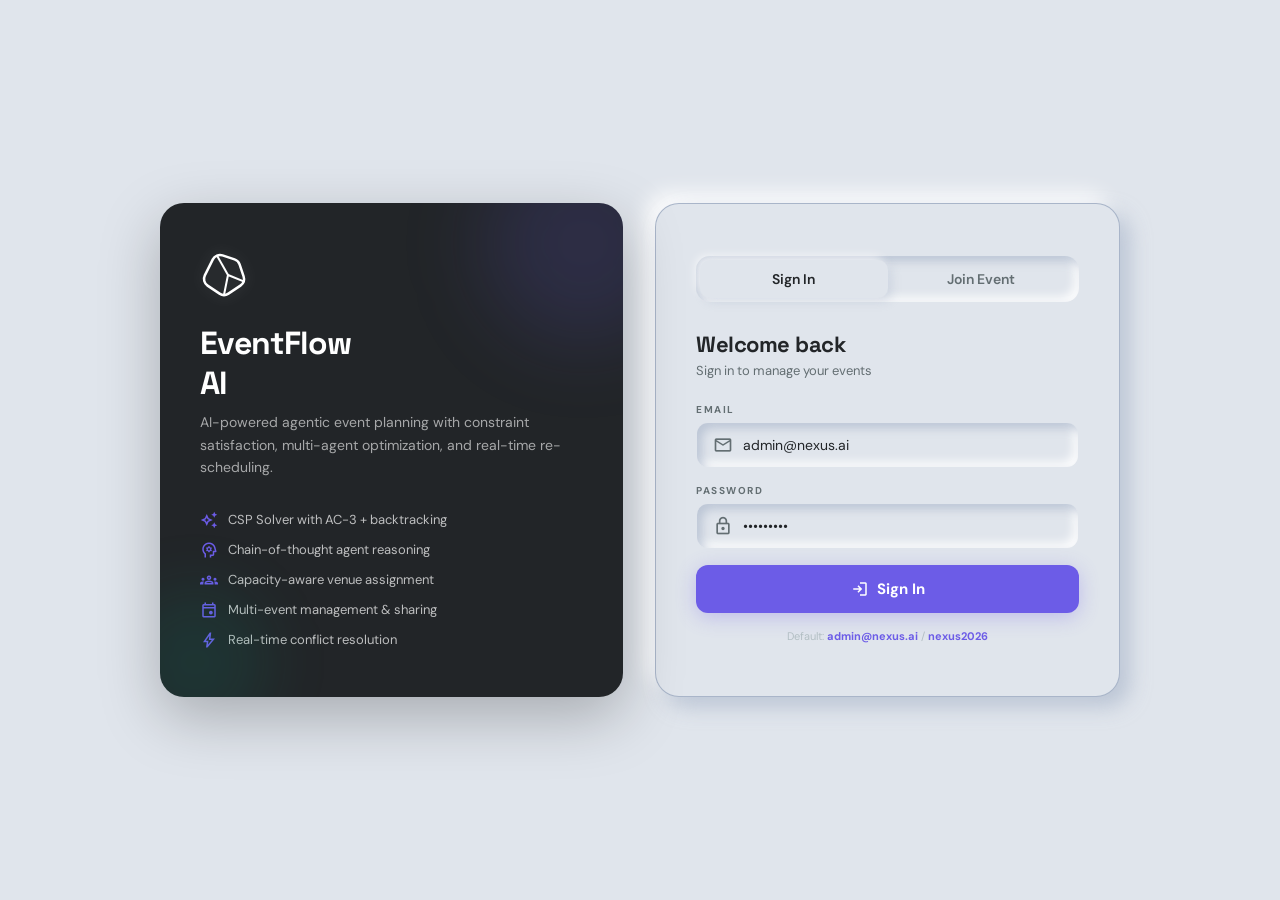
<file: index.html>
<!DOCTYPE html>
<html lang="en">
<head>
    <meta charset="UTF-8">
    <meta name="viewport" content="width=device-width, initial-scale=1.0">
    <title>EventFlow AI — AI-Powered Event Planning</title>
    <meta name="description" content="Agentic AI system for dynamic event scheduling with constraint satisfaction, multi-agent optimization, and real-time re-planning.">
    <link rel="preconnect" href="https://fonts.googleapis.com">
    <link rel="preconnect" href="https://fonts.gstatic.com" crossorigin>
    <link href="https://fonts.googleapis.com/css2?family=DM+Sans:wght@400;500;600;700&family=Space+Grotesk:wght@500;600;700&display=swap" rel="stylesheet">
    <link href="https://fonts.googleapis.com/css2?family=Material+Symbols+Outlined:wght,FILL@100..700,0..1&display=swap" rel="stylesheet">
    <link rel="stylesheet" href="css/styles.css">
</head>
<body>

<div class="app-container">
    <!-- ===== LEFT NAV PANEL ===== -->
    <div class="left-panel">
        <div class="nav-pill top">
            <div class="nav-dark-pill top">
                <svg class="app-logo" viewBox="0 0 24 24" fill="none" xmlns="http://www.w3.org/2000/svg">
                    <path d="M11.264 2.205A4 4 0 0 0 6.42 4.211l-4 8a4 4 0 0 0 1.359 5.117l6 4a4 4 0 0 0 4.438 0l6-4a4 4 0 0 0 1.576-4.592l-2-6a4 4 0 0 0-2.53-2.53z" stroke="currentColor" stroke-width="1.25" stroke-linecap="round" stroke-linejoin="round"/>
                    <path d="M11.99 22 14 12l7.822 3.184" stroke="currentColor" stroke-width="1"/>
                    <path d="M14 12 8.47 2.302" stroke="currentColor" stroke-width="1"/>
                </svg>
                <div class="pill-separator"></div>
                <div class="nav-items-container">
                    <button class="nav-icon-btn active" data-view="dashboard" title="Dashboard">
                        <span class="material-symbols-outlined">space_dashboard</span>
                    </button>
                    <button class="nav-icon-btn" data-view="speakers" title="Speakers">
                        <span class="material-symbols-outlined">record_voice_over</span>
                    </button>
                    <button class="nav-icon-btn" data-view="venues" title="Venues">
                        <span class="material-symbols-outlined">meeting_room</span>
                    </button>
                    <button class="nav-icon-btn" data-view="timeslots" title="Time Slots">
                        <span class="material-symbols-outlined">calendar_month</span>
                    </button>
                    <button class="nav-icon-btn" data-view="attendees" title="Attendees">
                        <span class="material-symbols-outlined">groups</span>
                    </button>
                    <button class="nav-icon-btn" data-view="budget" title="Budget">
                        <span class="material-symbols-outlined">account_balance_wallet</span>
                    </button>
                    <button class="nav-icon-btn" data-view="log" title="Agent Log">
                        <span class="material-symbols-outlined">clinical_notes</span>
                    </button>
                </div>
            </div>
            <div style="flex:1"></div>
            <div class="vertical-brand-text">EventFlow AI</div>
        </div>
        <div class="nav-pill bottom">
            <button class="nav-icon-btn dark-mode-btn" onclick="App.toggleDarkMode()" title="Toggle Dark Mode">
                <span class="material-symbols-outlined" style="color:#222528;font-size:26px">dark_mode</span>
            </button>
            <div class="nav-dark-pill bottom-pill">
                <button class="nav-icon-btn" onclick="App.toggleChat()" id="chatToggleNav" title="AI Chat">
                    <span class="material-symbols-outlined">forum</span>
                </button>
            </div>
        </div>
    </div>

    <!-- ===== MAIN WINDOW ===== -->
    <div class="main-window">
        <!-- SIDEBAR -->
        <aside class="sidebar" id="appSidebar">
            <div class="window-controls">
                <div class="control-dot dot-close"></div>
                <div class="control-dot dot-min"></div>
                <div class="control-dot dot-max"></div>
            </div>
            <div class="profile-wrapper">
                <div class="sidebar-profile-drop"></div>
                <div class="profile-info">
                    <div class="profile-name neue">EventFlow AI</div>
                    <div class="profile-email">agent@eventflow.ai</div>
                </div>
            </div>

            <!-- CoT Reasoning Panel -->
            <div class="sidebar-section cot-section">
                <div class="sidebar-section-title">
                    <span class="material-symbols-outlined" style="font-size:16px">psychology</span>
                    <span>Scheduler Reasoning</span>
                </div>
                <div id="cotPanel" class="cot-scroll">
                    <p class="cot-empty">Create or manage an event to see AI reasoning.</p>
                </div>
            </div>

            <!-- Tools Section -->
            <div class="sidebar-section tools-section" id="toolsSection">
                <div class="sidebar-section-title">
                    <span class="material-symbols-outlined" style="font-size:16px">build</span>
                    <span>Tools & Simulation</span>
                </div>
                <div class="tools-grid">
                    <button class="sim-btn undo-btn" onclick="App.undo()" id="undoBtn" disabled>
                        <span class="material-symbols-outlined" style="font-size:16px">undo</span> Undo
                    </button>
                    <button class="sim-btn export-btn" onclick="App.exportJSON()">
                        <span class="material-symbols-outlined" style="font-size:16px">download</span> Export
                    </button>
                    <button class="sim-btn import-btn" onclick="App.importJSON()">
                        <span class="material-symbols-outlined" style="font-size:16px">upload</span> Import
                    </button>
                    <button class="sim-btn back-btn" onclick="App.backToEvents()" id="backBtn" style="display:none">
                        <span class="material-symbols-outlined" style="font-size:16px">arrow_back</span> Back to Events
                    </button>
                    <div class="history-count" id="historyCount">No history</div>
                    <button class="sim-btn" style="background:rgba(214,48,49,.1);color:var(--red);justify-content:center;margin-top:4px" onclick="App.logout()">
                        <span class="material-symbols-outlined" style="font-size:16px">logout</span> Sign Out
                    </button>
                </div>
            </div>
        </aside>

        <!-- CONTENT AREA -->
        <main class="content" id="mainContent">
            <!-- TIMELINE VIEW (default) -->
            <div id="timeline-view">
                <div class="events-header">
                    <div class="events-title neue">Events</div>
                    <div class="view-toggle">
                        <button id="btn-upcoming" class="toggle-btn active glow" onclick="App.switchTimelineTab('upcoming')">Upcoming</button>
                        <button id="btn-past" class="toggle-btn" onclick="App.switchTimelineTab('past')">Past</button>
                    </div>
                </div>
                <div id="view-upcoming" class="timeline-scroll">
                    <div id="upcoming-timeline" class="timeline-container"></div>
                    <div class="create-btn-wrapper">
                        <button class="create-btn" onclick="App.openWizard()">
                            <span class="material-symbols-outlined" style="font-size:20px">add</span>
                            Create Event
                        </button>
                    </div>
                </div>
                <div id="view-past" class="timeline-scroll" style="display:none">
                    <div id="past-timeline" class="timeline-container"></div>
                    <div id="past-empty" class="empty-state" style="display:none">No past events.</div>
                </div>
            </div>

            <!-- DASHBOARD VIEW (when managing an event) -->
            <div id="dashboard-view" style="display:none">
                <div class="dash-header">
                    <h1 id="viewTitle" class="neue">Dashboard <span class="badge">LIVE</span></h1>
                    <button class="back-to-events-btn" onclick="App.backToEvents()">
                        <span class="material-symbols-outlined" style="font-size:16px">arrow_back</span> Events
                    </button>
                </div>
                <div class="dash-body" id="contentBody"></div>
            </div>

            <!-- Progress Overlay -->
            <div class="progress-overlay" id="progressOverlay">
                <div class="spinner"></div>
                <div class="progress-text">Re-optimizing schedule...</div>
            </div>
        </main>
    </div>
</div>

<!-- ===== EVENT CREATION MODAL (7-step wizard) ===== -->
<div id="event-modal" class="wizard-overlay">
    <div class="wizard-card">
        <!-- Wizard Header -->
        <div class="wiz-header">
            <div class="wiz-header-left">
                <h2 id="modal-title" class="neue">Create Event</h2>
            </div>
            <div class="modal-toggle">
                <button id="mod-pub" class="modal-toggle-btn active" onclick="App.wiz.setVisibility('Public')">Public</button>
                <button id="mod-priv" class="modal-toggle-btn" onclick="App.wiz.setVisibility('Private')">Private</button>
            </div>
        </div>

        <!-- Wizard Body -->
        <div class="wiz-body" id="wiz-scroll-area">
            <input type="hidden" id="wiz-ev-id">

            <!-- Event Name + Type -->
            <section class="wiz-name-section">
                <input id="wiz-event-name" class="wiz-name-input neue" placeholder="Event Name" type="text"/>
                <div class="wiz-type-row">
                    <select id="wiz-event-type" class="wiz-type-select">
                        <option value="conference">Conference / Summit</option>
                        <option value="hackathon">Hackathon</option>
                        <option value="festival">Festival</option>
                        <option value="workshop">Workshop</option>
                        <option value="corporate">Corporate Event</option>
                        <option value="custom">Custom Event</option>
                    </select>
                </div>
            </section>

            <!-- Progress Bar -->
            <div class="wiz-progress-bar-wrap">
                <div class="wiz-progress-track">
                    <div id="wiz-progress-bar" class="wiz-progress-fill" style="width:14.28%"></div>
                </div>
            </div>

            <!-- Breadcrumb Nav -->
            <nav class="wiz-breadcrumb" id="wiz-breadcrumb-nav"></nav>

            <!-- STEP 1: Event Basics -->
            <div class="step-panel active" id="step-1">
                <div class="step-heading">
                    <h2 class="neue">Event Basics</h2>
                    <p>Start with the when, where, and budget.</p>
                </div>
                <div class="wiz-date-grid">
                    <div class="wiz-field-group">
                        <label class="wiz-label">Start Date</label>
                        <div class="wiz-field-row"><span class="material-symbols-outlined wiz-field-icon">event</span>
                        <input type="date" id="wiz-start-date" class="wiz-field-input"/></div>
                    </div>
                    <div class="wiz-field-group">
                        <label class="wiz-label">Start Time</label>
                        <div class="wiz-field-row"><span class="material-symbols-outlined wiz-field-icon">schedule</span>
                        <input type="time" id="wiz-start-time" value="09:00" class="wiz-field-input"/></div>
                    </div>
                    <div class="wiz-field-group">
                        <label class="wiz-label">End Date</label>
                        <div class="wiz-field-row"><span class="material-symbols-outlined wiz-field-icon">event</span>
                        <input type="date" id="wiz-end-date" class="wiz-field-input"/></div>
                    </div>
                    <div class="wiz-field-group">
                        <label class="wiz-label">End Time</label>
                        <div class="wiz-field-row"><span class="material-symbols-outlined wiz-field-icon">schedule</span>
                        <input type="time" id="wiz-end-time" value="17:00" class="wiz-field-input"/></div>
                    </div>
                </div>
                <div class="wiz-box">
                    <span class="material-symbols-outlined wiz-field-icon">location_on</span>
                    <div class="wiz-box-content">
                        <label class="wiz-label">Location</label>
                        <input id="wiz-event-loc" class="wiz-field-input" placeholder="Add event location or virtual link" type="text"/>
                    </div>
                </div>
                <div class="wiz-box">
                    <span class="material-symbols-outlined wiz-field-icon">description</span>
                    <div class="wiz-box-content">
                        <label class="wiz-label">Description</label>
                        <textarea id="wiz-event-desc" class="wiz-field-input" placeholder="What's this event about?" rows="2"></textarea>
                    </div>
                </div>
                <div class="wiz-list-row">
                    <div class="wiz-list-left"><span class="material-symbols-outlined">payments</span><span class="neue">Budget</span></div>
                    <div class="wiz-list-right">
                        <span class="wiz-currency">₹</span>
                        <input type="number" id="wiz-total-budget" placeholder="0" class="wiz-budget-input"/>
                    </div>
                </div>
            </div>

            <!-- STEP 2: Time Slots -->
            <div class="step-panel" id="step-2">
                <div class="step-heading">
                    <h2 class="neue">Time Slots</h2>
                    <p>Define scheduling slots for sessions. The AI solver assigns speakers to these.</p>
                </div>
                <div id="wiz-timeslots-list" class="wiz-entity-list"></div>
                <div class="wiz-add-box">
                    <div class="wiz-add-box-row"><span class="material-symbols-outlined wiz-icon-gold">calendar_month</span>
                        <input type="date" id="wiz-ts-date" class="wiz-field-input" style="flex:1"/></div>
                    <div class="wiz-add-grid-2">
                        <div><label class="wiz-label">Start Time</label>
                            <input type="time" id="wiz-ts-start" value="09:00" class="wiz-field-input"/></div>
                        <div><label class="wiz-label">End Time</label>
                            <input type="time" id="wiz-ts-end" value="10:00" class="wiz-field-input"/></div>
                    </div>
                    <div><label class="wiz-label">Label (optional)</label>
                        <input id="wiz-ts-label" class="wiz-field-input" placeholder="Auto-generated from time"/></div>
                    <button onclick="App.wiz.addTimeSlot()" class="wiz-add-btn">
                        <span class="material-symbols-outlined wiz-icon-gold">add_circle</span> Add Time Slot</button>
                </div>
            </div>

            <!-- STEP 3: Rooms & Venues -->
            <div class="step-panel" id="step-3">
                <div class="step-heading">
                    <h2 class="neue">Rooms & Venues</h2>
                    <p>Add all spaces available. Include capacity and cost for AI optimization.</p>
                </div>
                <div id="wiz-rooms-list" class="wiz-entity-list"></div>
                <div class="wiz-add-box">
                    <div class="wiz-add-box-row"><span class="material-symbols-outlined wiz-icon-gold">meeting_room</span>
                        <input id="wiz-room-name" class="wiz-field-input neue" placeholder="Room name — e.g. Main Hall" style="flex:1"/></div>
                    <div class="wiz-add-grid-2">
                        <div><label class="wiz-label">Capacity</label>
                            <input type="number" id="wiz-room-cap-display" class="wiz-field-input" value="50" min="1" onchange="App.wiz.roomCap=parseInt(this.value)||1"/></div>
                        <div><label class="wiz-label">Cost / Hour ($)</label>
                            <input type="number" id="wiz-room-cost" class="wiz-field-input" value="100" min="0"/></div>
                    </div>
                    <div><label class="wiz-label">Location / Zone</label>
                        <input id="wiz-room-location" class="wiz-field-input" placeholder="e.g. Ground Floor"/></div>
                    <div><label class="wiz-label">Equipment</label>
                        <div class="wiz-chips" id="wiz-equipment-tags"></div></div>
                    <div id="wiz-room-slots-wrap" style="display:none">
                        <label class="wiz-label">Available Time Slots</label>
                        <div class="wiz-checkbox-grid" id="wiz-room-avail-slots"></div>
                    </div>
                    <button onclick="App.wiz.addRoom()" class="wiz-add-btn">
                        <span class="material-symbols-outlined wiz-icon-gold">add_circle</span> Add Room</button>
                </div>
            </div>

            <!-- STEP 4: Speakers -->
            <div class="step-panel" id="step-4">
                <div class="step-heading">
                    <h2 class="neue">Speakers & Presenters</h2>
                    <p>Add speakers with fees and preferred time slots for optimal scheduling.</p>
                </div>
                <div id="wiz-speakers-list" class="wiz-entity-list"></div>
                <div class="wiz-add-box">
                    <div class="wiz-add-box-row"><span class="material-symbols-outlined wiz-icon-gold">person</span>
                        <input id="wiz-speaker-name" class="wiz-field-input neue" placeholder="Speaker name" style="flex:1"/></div>
                    <div class="wiz-add-grid-2">
                        <div><label class="wiz-label">Topic</label>
                            <input id="wiz-speaker-topic" class="wiz-field-input" placeholder="e.g. Future of AI"/></div>
                        <div><label class="wiz-label">Duration (min)</label>
                            <input type="number" id="wiz-spk-dur-display" class="wiz-field-input" value="45" min="1" onchange="App.wiz.spkDur=parseInt(this.value)||15"/></div>
                    </div>
                    <div class="wiz-add-grid-2">
                        <div><label class="wiz-label">Fee ($)</label>
                            <input type="number" id="wiz-speaker-fee" class="wiz-field-input" value="500" min="0"/></div>
                        <div></div>
                    </div>
                    <div id="wiz-spk-slots-wrap" style="display:none">
                        <label class="wiz-label">Preferred Time Slots</label>
                        <div class="wiz-checkbox-grid" id="wiz-spk-pref-slots"></div>
                    </div>
                    <div id="wiz-members-container"></div>
                    <button onclick="App.wiz.addMemberRow()" class="wiz-add-btn-secondary" style="margin-bottom:8px">
                        <span class="material-symbols-outlined" style="font-size:16px">person_add</span> Add Team Member</button>
                    <button onclick="App.wiz.addSpeaker()" class="wiz-add-btn">
                        <span class="material-symbols-outlined wiz-icon-gold">add_circle</span> Add Speaker</button>
                </div>
            </div>

            <!-- STEP 5: Attendees -->
            <div class="step-panel" id="step-5">
                <div class="step-heading">
                    <h2 class="neue">Attendees</h2>
                    <p>Add individual attendees with preferences for AI satisfaction scoring.</p>
                </div>
                <div id="wiz-attendees-list" class="wiz-entity-list"></div>
                <div class="wiz-add-box">
                    <div class="wiz-add-box-row"><span class="material-symbols-outlined wiz-icon-gold">person</span>
                        <input id="wiz-att-name" class="wiz-field-input neue" placeholder="Attendee name" style="flex:1"/></div>
                    <div class="wiz-add-grid-2">
                        <div><label class="wiz-label">VIP Level (0-5)</label>
                            <input type="number" id="wiz-att-vip" class="wiz-field-input" value="0" min="0" max="5"/></div>
                        <div><label class="wiz-label">Interests (comma-separated)</label>
                            <input id="wiz-att-interests" class="wiz-field-input" placeholder="AI, design, music"/></div>
                    </div>
                    <div id="wiz-att-spk-wrap" style="display:none">
                        <label class="wiz-label">Preferred Speakers</label>
                        <div class="wiz-checkbox-grid" id="wiz-att-pref-speakers"></div>
                    </div>
                    <button onclick="App.wiz.addAttendee()" class="wiz-add-btn">
                        <span class="material-symbols-outlined wiz-icon-gold">add_circle</span> Add Attendee</button>
                </div>
            </div>

            <!-- STEP 6: Resources -->
            <div class="step-panel" id="step-6">
                <div class="step-heading">
                    <h2 class="neue">Resources & Inventory</h2>
                    <p>Track physical resources for your event.</p>
                </div>
                <div class="wiz-quick-add">
                    <label class="wiz-label">Quick Add</label>
                    <div class="wiz-chips">
                        <button onclick="App.wiz.quickAddResource('Chairs','pieces')" class="tag-chip"><span class="material-symbols-outlined" style="font-size:14px">chair</span>Chairs</button>
                        <button onclick="App.wiz.quickAddResource('Lunch Boxes','portions')" class="tag-chip"><span class="material-symbols-outlined" style="font-size:14px">lunch_dining</span>Lunch</button>
                        <button onclick="App.wiz.quickAddResource('Name Tags','pieces')" class="tag-chip"><span class="material-symbols-outlined" style="font-size:14px">badge</span>Name Tags</button>
                    </div>
                </div>
                <div id="wiz-resources-list" class="wiz-entity-list"></div>
                <div class="wiz-add-box">
                    <div class="wiz-add-box-row"><span class="material-symbols-outlined wiz-icon-gold">inventory_2</span>
                        <input id="wiz-resource-name" class="wiz-field-input neue" placeholder="Resource name" style="flex:1"/></div>
                    <div class="wiz-add-grid-2">
                        <div><label class="wiz-label">Quantity</label>
                            <input type="number" id="wiz-res-qty-display" class="wiz-field-input" value="10" min="0" onchange="App.wiz.resQty=parseInt(this.value)||0"/></div>
                        <div><label class="wiz-label">Unit</label>
                            <select id="wiz-resource-unit" class="wiz-field-input wiz-select">
                                <option>pieces</option><option>portions</option><option>sets</option><option>liters</option>
                            </select></div>
                    </div>
                    <button onclick="App.wiz.addResource()" class="wiz-add-btn">
                        <span class="material-symbols-outlined wiz-icon-gold">add_circle</span> Add Resource</button>
                </div>
            </div>

            <!-- STEP 7: Review & Generate -->
            <div class="step-panel" id="step-7">
                <div class="step-heading">
                    <h2 class="neue">Review & Generate Schedule</h2>
                    <p>Review your event data. The AI will generate the optimal schedule.</p>
                </div>
                <div id="wiz-review-summary" class="wiz-entity-list"></div>
            </div>
        </div>

        <!-- Wizard Footer -->
        <div class="wiz-footer">
            <button onclick="App.wiz.prev()" id="wiz-btn-prev" class="wiz-footer-btn wiz-btn-back">
                <span class="material-symbols-outlined" style="font-size:16px">arrow_back</span> Back
            </button>
            <div class="wiz-footer-right">
                <button onclick="App.closeWizard()" class="wiz-footer-btn wiz-btn-cancel">Cancel</button>
                <button onclick="App.wiz.next()" id="wiz-btn-next" class="wiz-footer-btn wiz-btn-continue">
                    Continue <span class="material-symbols-outlined" style="font-size:16px">arrow_forward</span>
                </button>
                <button onclick="App.wiz.saveEvent()" id="wiz-btn-save" class="wiz-footer-btn wiz-btn-save" style="display:none">
                    <span class="material-symbols-outlined" style="font-size:16px">auto_awesome</span> Generate Schedule
                </button>
            </div>
        </div>
    </div>
</div>

<!-- ===== CRUD MODAL OVERLAY ===== -->
<div class="modal-overlay" id="modalOverlay">
    <div class="modal" id="modalContent"></div>
</div>

<!-- ===== CHATBOT ===== -->
<div class="chat-panel" id="chatPanel">
    <div class="chat-header">
        <div class="chat-header-dot"></div>
        <h4>EventFlow AI Assistant</h4>
        <span>Online</span>
        <button class="chat-close-btn" onclick="App.toggleChat()">
            <span class="material-symbols-outlined" style="font-size:18px">close</span>
        </button>
    </div>
    <div class="chat-messages" id="chatMessages">
        <div class="chat-msg bot"><div class="bot-label">AI Assistant</div>Hi! I'm your EventFlow AI assistant. Ask me anything about your event — speakers, venues, budget, scheduling, or how to use any feature.</div>
    </div>
    <div class="chat-input-area">
        <input type="text" class="chat-input" id="chatInput" placeholder="Ask me anything..." onkeydown="if(event.key==='Enter')App.sendChat()">
        <button class="chat-send" onclick="App.sendChat()">
            <span class="material-symbols-outlined" style="font-size:18px">send</span>
        </button>
    </div>
</div>

<!-- ===== TOAST CONTAINER ===== -->
<div class="toast-container" id="toastContainer"></div>

<!-- ===== SCRIPTS (modular) ===== -->
<script src="js/engine.js"></script>
<script src="js/ui.js"></script>
<script src="js/wizard.js"></script>
<script src="js/chatbot.js"></script>
<script src="js/app.js"></script>

</body>
</html>
</file>
<file: css/styles.css>
/* ============================================================
   EVENTFLOW AI — Complete Stylesheet
   ============================================================ */

/* ---- ROOT VARIABLES ---- */
:root {
  --bg: #e0e5ec; --bg2: #d1d9e6; --dark: #222528; --text-muted: #8395a7;
  --accent: #6c5ce7; --green: #00b894; --red: #d63031; --orange: #fdcb6e; --blue: #0984e3;
  --sh-d: rgba(163,177,198,0.6); --sh-l: rgba(255,255,255,0.9);
  --border: rgba(163,177,198,0.9);
  --out: 10px 10px 20px var(--sh-d), -10px -10px 20px var(--sh-l);
  --in: inset 5px 5px 10px var(--sh-d), inset -5px -5px 10px var(--sh-l);
  --soft: 4px 4px 10px rgba(163,177,198,0.3), -4px -4px 10px rgba(255,255,255,0.7);
  /* Dark surfaces */
  --d-bg: #131315; --d-surface: #1b1b1d; --d-surface-high: #2a2a2c;
  --d-surface-highest: #353437; --d-text: #e5e1e4; --d-text-muted: #d4c5ab;
  --d-gold: #ffdf9e; --d-gold-strong: #fabd00; --d-outline: #4f4632;
}

/* ---- BASE ---- */
*{box-sizing:border-box;margin:0;padding:0}
body{background:var(--bg);font-family:'DM Sans',sans-serif;color:var(--dark);display:flex;justify-content:center;align-items:center;min-height:100vh;overflow:hidden}
.neue{font-family:'Space Grotesk',sans-serif;letter-spacing:-0.5px}
.material-symbols-outlined{font-variation-settings:'FILL' 0,'wght' 400,'GRAD' 0,'opsz' 24;display:inline-block;line-height:1;vertical-align:middle}

/* ---- APP SHELL ---- */
.app-container{display:flex;gap:.7rem;width:1760px;height:calc(100vh - 2rem);max-width:95vw}
.left-panel{display:flex;flex-direction:column;gap:.7rem;width:68px;z-index:10}
.nav-pill{background:var(--bg);border-radius:16px;box-shadow:var(--out);border:1px solid var(--border);display:flex;flex-direction:column}
.nav-pill.top{flex:1;padding:6px;align-items:center}
.nav-pill.bottom{height:130px;padding:6px;justify-content:flex-end;align-items:center;gap:12px}

.nav-dark-pill{background:var(--dark);border:1px solid rgba(0,0,0,.3);border-radius:12px;box-shadow:inset 4px 4px 8px rgba(0,0,0,.5);display:flex;flex-direction:column;align-items:center;width:100%}
.nav-dark-pill.top{height:76%;padding-top:12px;padding-bottom:15px}
.nav-dark-pill.bottom-pill{height:auto;padding:10px 0}

.app-logo{width:30px;height:30px;color:#f8f9fa;filter:drop-shadow(0 0 4px rgba(255,255,255,.2));margin-bottom:15px}
.pill-separator{width:32px;height:2px;background:rgba(255,255,255,.4);border-radius:10px;box-shadow:inset 1px 1px 2px rgba(0,0,0,.8),inset -1px -1px 2px rgba(255,255,255,.1);margin-bottom:20px}
.nav-items-container{display:flex;flex-direction:column;align-items:center;gap:6px;width:100%}
.vertical-brand-text{font-weight:500;font-size:12px;letter-spacing:1px;color:var(--dark);writing-mode:vertical-rl;transform:rotate(180deg);text-transform:uppercase;margin-bottom:24px}

/* Nav Icon Buttons */
.nav-icon-btn{background:transparent;border:none;cursor:pointer;width:38px;height:38px;border-radius:10px;display:flex;align-items:center;justify-content:center;color:rgba(255,255,255,.55);transition:all .2s}
.nav-icon-btn:hover{background:rgba(108,92,231,.2);color:white}
.nav-icon-btn.active{background:var(--accent);color:white;box-shadow:0 2px 10px rgba(108,92,231,.5)}
.nav-icon-btn .material-symbols-outlined{font-size:22px}
.dark-mode-btn{color:var(--dark)}
.dark-mode-btn:hover{background:rgba(0,0,0,.08)}

/* ---- MAIN WINDOW ---- */
.main-window{flex:1;background:var(--bg);border-radius:20px;display:flex;border:1px solid var(--border);box-shadow:10px 10px 20px var(--sh-d),0 -10px 20px var(--sh-l);z-index:10}

/* ---- SIDEBAR ---- */
.sidebar{width:300px;padding:1rem;display:flex;flex-direction:column;gap:10px;overflow:hidden}
.window-controls{display:flex;gap:8px;padding-left:4px}
.control-dot{width:14px;height:14px;border-radius:50%;box-shadow:1px 1px 3px rgba(0,0,0,.1),inset 0 1px 1px rgba(255,255,255,.5);border:.5px solid rgba(0,0,0,.15);position:relative}
.dot-close{background:linear-gradient(135deg,rgba(255,95,87,.9),rgba(255,95,87,.6))}
.dot-min{background:linear-gradient(135deg,rgba(254,188,46,.9),rgba(254,188,46,.6))}
.dot-max{background:linear-gradient(135deg,rgba(40,200,64,.9),rgba(40,200,64,.6))}
.control-dot::before{content:'';position:absolute;top:15%;left:20%;width:35%;height:25%;background:rgba(255,255,255,.5);border-radius:50%;filter:blur(.5px)}

.profile-wrapper{display:flex;align-items:center;gap:12px;padding:4px 0}
.sidebar-profile-drop{height:48px;width:48px;border-radius:50%;position:relative;background:rgba(255,255,255,.1);box-shadow:4px 4px 8px var(--sh-d),-4px -4px 8px var(--sh-l);border:.5px solid rgba(0,0,0,.1);display:flex;align-items:center;justify-content:center;flex-shrink:0}
.sidebar-profile-drop::after{content:'';width:80%;height:80%;border-radius:50%;background:linear-gradient(135deg,#2d3436,var(--dark));box-shadow:inset 2px 2px 6px rgba(0,0,0,.6);position:absolute;top:10%;left:10%}
.profile-info{display:flex;flex-direction:column}
.profile-name{font-size:15px;font-weight:700;color:var(--dark)}
.profile-email{font-size:11px;color:rgba(34,37,40,.5);margin-top:2px}

/* Sidebar Sections */
.sidebar-section{background:var(--bg);border:1px solid var(--border);border-radius:12px;padding:10px;box-shadow:var(--soft)}
.cot-section{flex:1;display:flex;flex-direction:column;overflow:hidden;min-height:0}
.tools-section{flex-shrink:0}
.sidebar-section-title{font-size:10px;font-weight:700;color:#636e72;text-transform:uppercase;letter-spacing:1.5px;display:flex;align-items:center;gap:6px;margin-bottom:8px}
.cot-scroll{overflow-y:auto;flex:1;font-size:11px;line-height:1.6;color:#636e72;padding:2px 0}
.cot-empty{text-align:center;color:#b2bec3;font-style:italic;font-size:11px;padding:20px 0}

/* Sidebar Tools */
.tools-grid{display:flex;flex-direction:column;gap:4px}
.sim-btn{width:100%;padding:7px 10px;border:none;border-radius:8px;background:var(--bg);box-shadow:var(--soft);border:1px solid var(--border);font-family:inherit;font-size:11px;cursor:pointer;display:flex;align-items:center;gap:6px;transition:all .15s;color:var(--dark);font-weight:500}
.sim-btn:hover{box-shadow:4px 4px 8px var(--sh-d),-4px -4px 8px var(--sh-l)}
.sim-btn:active{box-shadow:var(--in)}
.undo-btn{background:var(--accent);color:white;box-shadow:0 2px 8px rgba(108,92,231,.3);justify-content:center;font-weight:600}
.undo-btn:disabled{opacity:.4;cursor:not-allowed}
.export-btn{background:var(--green);color:white;box-shadow:0 2px 8px rgba(0,184,148,.2);justify-content:center;font-weight:600}
.import-btn{background:var(--blue);color:white;box-shadow:0 2px 8px rgba(9,132,227,.2);justify-content:center;font-weight:600}
.back-btn{background:var(--orange);color:var(--dark);box-shadow:0 2px 8px rgba(253,203,110,.2);justify-content:center;font-weight:600}
.sim-speaker,.sim-budget,.sim-venue{font-size:10px}
.history-count{text-align:center;font-size:9px;color:#636e72;margin-top:2px}

/* ---- CONTENT ---- */
.content{flex:1;background:var(--bg);border:1.5px solid var(--border);border-radius:16px;margin:.25rem;box-shadow:var(--in);display:flex;flex-direction:column;overflow:hidden;position:relative;min-height:0}

/* Timeline View */
.events-header{display:flex;justify-content:space-between;align-items:center;padding:1.8rem 2rem 0}
.events-title{font-size:34px;font-weight:700;color:var(--dark)}
.view-toggle{display:flex;background:transparent;border-radius:30px;padding:4px;box-shadow:var(--in);border:1px solid rgba(255,255,255,.2)}
.toggle-btn{background:transparent;border:none;padding:6px 16px;border-radius:24px;font-family:inherit;font-size:13px;font-weight:600;color:var(--text-muted);cursor:pointer;transition:all .3s}
.toggle-btn:hover:not(.active){color:var(--dark)}
.toggle-btn.active{background:var(--bg);color:var(--dark);box-shadow:var(--soft),inset 1px 1px 2px rgba(255,255,255,.8)}
.toggle-btn.active.glow{box-shadow:0 0 20px rgba(255,180,130,.5),inset 1px 1px 2px rgba(255,255,255,.9)}
.timeline-scroll{padding:1.2rem 2rem 2rem;overflow-y:auto;flex:1}
.timeline-container{display:flex;flex-direction:column}
.create-btn-wrapper{padding:6px;border-radius:16px;background:var(--bg);box-shadow:var(--out);display:inline-flex;align-items:center;justify-content:center;margin-top:1rem}
.create-btn{background:var(--bg);border:1px solid rgba(255,255,255,.6);padding:10px 24px;border-radius:12px;font-size:15px;font-weight:600;color:var(--dark);cursor:pointer;font-family:inherit;box-shadow:var(--soft);transition:all .2s;display:flex;align-items:center;gap:8px}
.create-btn:active{box-shadow:var(--in);transform:scale(.98)}
.empty-state{color:var(--text-muted);font-size:16px;font-weight:500;margin-top:2rem;text-align:center}

/* Timeline Event Cards */
.tl-row{display:flex;align-items:stretch;gap:20px;animation:slideIn .3s ease-out forwards}
.tl-date-col{display:flex;flex-direction:column;align-items:center;flex-shrink:0;width:85px}
.tl-date-text{text-align:center;padding-top:4px;margin-bottom:8px}
.tl-date-day{font-size:16px;font-weight:700;color:var(--dark);line-height:1.1;font-family:'Space Grotesk',sans-serif}
.tl-date-weekday{font-size:9px;font-weight:600;color:var(--text-muted);text-transform:uppercase;letter-spacing:1.5px}
.tl-date-line{position:relative;width:1px;flex:1;background-image:linear-gradient(to bottom,var(--d-outline) 50%,transparent 50%);background-size:1px 8px;background-repeat:repeat-y;display:flex;justify-content:center;padding-bottom:24px}
.tl-dot{position:absolute;top:0;width:10px;height:10px;border-radius:50%}
.tl-dot.upcoming{background:var(--d-gold);box-shadow:0 0 8px rgba(255,223,158,.6)}
.tl-dot.past{background:var(--text-muted)}
.tl-card{flex:1;background:var(--d-surface-high);border-radius:14px;padding:18px 20px;margin-bottom:20px;display:flex;gap:16px;align-items:center;border:1px solid rgba(255,255,255,.05);box-shadow:0 4px 20px rgba(0,0,0,.15)}
.tl-card-body{flex:1;display:flex;flex-direction:column;gap:6px}
.tl-card-top{display:flex;justify-content:space-between;align-items:center}
.tl-card-time{color:var(--d-text-muted);font-size:11px;font-weight:700;text-transform:uppercase;letter-spacing:1px}
.tl-card-badge{padding:2px 8px;border-radius:4px;background:var(--d-surface);color:var(--d-text);font-size:9px;font-weight:700;letter-spacing:1px;text-transform:uppercase;border:1px solid var(--d-surface-highest)}
.tl-card-title{color:#e6e7e7;font-size:22px;font-weight:700;letter-spacing:-.5px;font-family:'Space Grotesk',sans-serif}
.tl-card-meta{display:flex;flex-wrap:wrap;gap:12px;font-size:12px}
.tl-card-meta-item{display:flex;align-items:center;gap:4px}
.tl-card-meta-item .material-symbols-outlined{font-size:15px}
.tl-card-meta-gold{color:var(--d-gold)}
.tl-card-meta-dim{color:rgba(212,197,171,.7)}
.tl-manage-btn{display:flex;align-items:center;gap:6px;background:var(--d-surface-highest);color:var(--d-text);padding:7px 14px;border-radius:8px;border:1px solid rgba(255,255,255,.1);font-family:inherit;font-size:12px;font-weight:700;cursor:pointer;transition:background .2s;margin-top:8px;width:fit-content}
.tl-manage-btn:hover{background:rgba(255,255,255,.1)}
.tl-delete-btn{background:transparent;border:none;cursor:pointer;color:rgba(214,48,49,.7);padding:4px;border-radius:6px;transition:all .2s;display:flex;align-items:center}
.tl-delete-btn:hover{color:var(--red);background:rgba(214,48,49,.1)}

/* Dashboard View */
.dash-header{display:flex;justify-content:space-between;align-items:center;padding:1.2rem 1.5rem 0}
.dash-header h1{font-size:20px;font-weight:700;display:flex;align-items:center;gap:8px}
.badge{font-size:10px;background:var(--accent);color:white;padding:2px 8px;border-radius:20px;font-weight:500}
.back-to-events-btn{display:flex;align-items:center;gap:4px;padding:6px 14px;border:none;border-radius:8px;background:var(--bg);box-shadow:var(--soft);font-family:inherit;font-size:12px;font-weight:600;color:var(--dark);cursor:pointer;border:1px solid var(--border);transition:all .2s}
.back-to-events-btn:hover{box-shadow:var(--out)}
.back-to-events-btn:active{box-shadow:var(--in)}
.dash-body{flex:1;padding:1rem 1.5rem;overflow-y:auto;min-height:0}

/* ---- SCHEDULE GRID ---- */
.schedule-grid{display:grid;gap:6px;margin-bottom:20px}
.grid-header{font-size:10px;font-weight:700;text-transform:uppercase;letter-spacing:2px;text-align:center;padding:6px}
.time-label{font-size:11px;font-weight:600;color:#636e72;display:flex;align-items:center;justify-content:flex-end;padding-right:10px}
.session-card{background:var(--bg);border-radius:10px;padding:10px;box-shadow:var(--soft);border:1px solid var(--border);cursor:pointer;transition:all .2s;position:relative;overflow:hidden}
.session-card:hover{box-shadow:var(--in);transform:scale(.98)}
.session-card.changed{animation:pulse-green 1.5s ease}
.session-card .tooltip{display:none;position:absolute;bottom:100%;left:10px;background:#2d3436;color:white;padding:6px 10px;border-radius:8px;font-size:10px;white-space:nowrap;z-index:20;box-shadow:0 4px 15px rgba(0,0,0,.3)}
.session-card:hover .tooltip{display:block}
.session-card .speaker{font-size:12px;font-weight:600}
.session-card .topic{font-size:10px;color:#636e72;margin:2px 0 6px}
.session-card .meta{display:flex;justify-content:space-between;align-items:center;font-size:10px;color:#636e72}
.venue-tag{font-size:9px;color:white;padding:1px 6px;border-radius:4px;font-weight:500}
.empty-slot{background:var(--bg);border-radius:10px;box-shadow:var(--out);min-height:60px;opacity:.5}

/* ---- ENTITY CARDS ---- */
.cards-grid{display:grid;grid-template-columns:repeat(auto-fill,minmax(260px,1fr));gap:12px}
.entity-card{background:var(--bg);border-radius:14px;padding:16px;box-shadow:var(--out);border:1px solid var(--border);transition:all .2s}
.entity-card:hover{box-shadow:var(--in)}
.ec-head{display:flex;justify-content:space-between;align-items:center}
.ec-head h4{font-size:14px;font-weight:600}
.ec-sub{font-size:11px;color:#636e72;margin:4px 0 8px}
.ec-tags{display:flex;flex-wrap:wrap;gap:4px;margin-bottom:10px}
.etag{font-size:9px;padding:2px 8px;border-radius:6px;font-weight:600}
.t-purple{background:rgba(108,92,231,.12);color:var(--accent)}
.t-green{background:rgba(0,184,148,.12);color:var(--green)}
.t-blue{background:rgba(9,132,227,.12);color:var(--blue)}
.t-red{background:rgba(214,48,49,.12);color:var(--red)}
.ec-actions{display:flex;gap:6px}
.ebtn{padding:6px 12px;border:none;border-radius:8px;font-family:inherit;font-size:11px;font-weight:600;cursor:pointer;transition:all .2s;box-shadow:var(--soft)}
.ebtn.primary{background:var(--accent);color:white;box-shadow:0 2px 8px rgba(108,92,231,.3)}
.ebtn.danger{background:var(--red);color:white;box-shadow:0 2px 8px rgba(214,48,49,.3)}
.ebtn:hover{opacity:.9;transform:scale(.97)}
.ebtn:active{box-shadow:var(--in);transform:scale(.95)}
.add-card{display:flex;flex-direction:column;align-items:center;justify-content:center;min-height:120px;cursor:pointer;border:2px dashed var(--border);background:transparent;box-shadow:none;gap:8px;color:#636e72;font-size:13px;font-weight:500}
.add-card:hover{border-color:var(--accent);color:var(--accent)!important}
.add-icon{width:40px;height:40px;border-radius:50%;background:var(--bg);box-shadow:var(--out);display:flex;align-items:center;justify-content:center;font-size:20px;font-weight:300}
.vip-stars{font-size:12px}

/* ---- BUDGET TABLE ---- */
.crud-table{width:100%;border-collapse:collapse;font-size:12px;margin-top:8px}
.crud-table th{text-align:left;font-size:10px;text-transform:uppercase;letter-spacing:1px;color:#636e72;padding:6px 8px;border-bottom:1px solid var(--border)}
.crud-table td{padding:8px;border-bottom:1px solid rgba(163,177,198,.3);transition:background .15s}
.crud-table tr:hover td{background:rgba(163,177,198,.15)}
.total-row{font-weight:700;border-top:2px solid var(--border)}
.dot{display:inline-block;width:10px;height:10px;border-radius:50%;margin-right:6px}
.bar-bg{width:60px;height:6px;background:var(--bg2);border-radius:3px;display:inline-block;vertical-align:middle;margin-right:4px;overflow:hidden}
.bar-fill{height:100%;border-radius:3px;transition:width .5s}
.budget-status{margin-top:12px;padding:10px;border-radius:10px;font-size:12px}
.budget-status.healthy{background:rgba(0,184,148,.1);color:var(--green)}
.budget-status.danger{background:rgba(214,48,49,.1);color:var(--red)}

/* ---- AGENT LOG ---- */
.log-feed{display:flex;flex-direction:column;gap:8px}
.log-entry{padding:12px 16px;border-radius:12px;background:var(--bg);box-shadow:var(--out)}
.log-entry.success{border-left:3px solid var(--green)}
.log-entry.conflict{border-left:3px solid var(--red)}
.log-entry.info{border-left:3px solid var(--accent)}
.log-time{font-size:9px;color:#b2bec3}
.log-agent{font-size:11px;font-weight:600;color:var(--accent)}
.log-msg{font-size:12px;margin-top:2px}

/* ---- CRUD MODAL ---- */
.modal-overlay{display:none;position:fixed;inset:0;background:rgba(0,0,0,.4);backdrop-filter:blur(4px);z-index:100;align-items:center;justify-content:center}
.modal-overlay.show{display:flex}
.modal{background:var(--bg);border-radius:20px;box-shadow:0 20px 60px rgba(0,0,0,.3);border:1.5px solid var(--border);padding:28px;width:500px;max-width:90vw;max-height:80vh;overflow-y:auto}
.modal h2{font-size:18px;margin-bottom:16px}
.form-group{margin-bottom:12px}
.form-group label{font-size:11px;font-weight:600;color:#636e72;text-transform:uppercase;letter-spacing:1px;display:block;margin-bottom:4px}
.form-input{width:100%;padding:10px 14px;border:none;border-radius:10px;background:var(--bg);box-shadow:inset 2px 2px 5px var(--sh-d),inset -2px -2px 5px var(--sh-l);font-family:inherit;font-size:13px;color:var(--dark);outline:none}
.form-input:focus{box-shadow:var(--in),0 0 0 2px var(--accent)}
select.form-input{appearance:none;cursor:pointer}
.form-row{display:grid;grid-template-columns:1fr 1fr;gap:10px}
.form-actions{display:flex;gap:8px;justify-content:flex-end;margin-top:16px}
.modal-btn{padding:10px 24px;border:none;border-radius:10px;font-family:inherit;font-size:13px;font-weight:600;cursor:pointer;transition:all .2s}
.modal-btn.cancel{background:var(--bg);box-shadow:var(--out);border:1px solid var(--border);color:var(--dark)}
.modal-btn.cancel:active{box-shadow:var(--in)}
.modal-btn.submit{background:var(--accent);color:white;box-shadow:0 4px 15px rgba(108,92,231,.3)}
.modal-btn.submit:active{box-shadow:inset 2px 2px 5px rgba(0,0,0,.2)}
.checkbox-grid{display:grid;grid-template-columns:repeat(auto-fill,minmax(160px,1fr));gap:4px;max-height:150px;overflow-y:auto;padding:6px;background:var(--bg);border-radius:10px;box-shadow:var(--in)}
.cb-label{font-size:11px;display:flex;align-items:center;gap:4px;cursor:pointer;padding:3px 6px;border-radius:6px;transition:background .15s}
.cb-label:hover{background:rgba(108,92,231,.08)}
.cb-label input{accent-color:var(--accent)}

/* ---- WIZARD MODAL ---- */
.wizard-overlay{position:fixed;inset:0;z-index:200;display:flex;justify-content:center;align-items:center;backdrop-filter:blur(12px);background:rgba(0,0,0,.5);opacity:0;pointer-events:none;transition:opacity .3s}
.wizard-overlay.active{opacity:1;pointer-events:auto}
.wizard-card{background:var(--d-bg);border:1px solid rgba(255,255,255,.1);box-shadow:0 25px 50px -12px rgba(0,0,0,.7);width:100%;max-width:900px;border-radius:16px;display:flex;flex-direction:column;overflow:hidden;color:var(--d-text);transform:scale(.95) translateY(20px);transition:transform .4s cubic-bezier(.16,1,.3,1);max-height:90vh}
.wizard-overlay.active .wizard-card{transform:scale(1) translateY(0)}

.wiz-header{padding:16px 28px;border-bottom:1px solid var(--d-surface-highest);display:flex;justify-content:space-between;align-items:center;background:var(--d-bg);flex-shrink:0}
.wiz-header h2{font-size:18px;font-weight:700;color:#e6e7e7}
.modal-toggle{display:flex;background:var(--d-surface);border-radius:30px;padding:3px;border:1px solid var(--d-surface-highest)}
.modal-toggle-btn{background:transparent;border:none;padding:5px 14px;border-radius:24px;font-size:12px;font-weight:600;color:var(--text-muted);cursor:pointer;transition:all .2s;font-family:inherit}
.modal-toggle-btn.active{background:var(--d-surface-highest);color:var(--d-text)}

.wiz-body{padding:20px 28px;overflow-y:auto;flex:1}
.wiz-body::-webkit-scrollbar{width:4px}
.wiz-body::-webkit-scrollbar-track{background:var(--d-bg)}
.wiz-body::-webkit-scrollbar-thumb{background:var(--d-surface-high);border-radius:10px}

.wiz-name-section{margin-bottom:16px}
.wiz-name-input{width:100%;background:transparent;border:none;outline:none;font-size:42px;font-weight:800;letter-spacing:-2px;color:var(--d-text);padding:0}
.wiz-name-input::placeholder{color:var(--d-surface-highest)}
.wiz-type-row{margin-top:8px}
.wiz-type-select{appearance:none;background:var(--d-surface);color:var(--d-text-muted);font-size:13px;font-family:inherit;padding:6px 12px;border-radius:8px;border:none;cursor:pointer;outline:none}
.wiz-type-select:hover{background:var(--d-surface-high)}

.wiz-progress-bar-wrap{margin-bottom:20px}
.wiz-progress-track{height:2px;background:var(--d-surface);border-radius:2px;overflow:hidden}
.wiz-progress-fill{height:100%;background:var(--d-gold);border-radius:2px;transition:width .4s ease}

/* Breadcrumb */
.wiz-breadcrumb{display:flex;align-items:center;gap:4px;margin-bottom:24px;overflow-x:auto;padding-bottom:4px}
.crumb{cursor:pointer;display:flex;flex-direction:column;align-items:center;gap:4px;min-width:0;transition:all .2s}
.crumb-dot{width:6px;height:6px;border-radius:50%;transition:all .2s}
.crumb-label{font-size:9px;text-transform:uppercase;letter-spacing:1.5px;font-weight:600;white-space:nowrap;transition:all .2s}
.crumb.done .crumb-dot{background:var(--d-gold)}
.crumb.done .crumb-label{color:var(--d-gold)}
.crumb.active .crumb-dot{background:#e6e7e7;box-shadow:0 0 10px rgba(230,231,231,.3)}
.crumb.active .crumb-label{color:#e6e7e7;font-weight:700}
.crumb.pending .crumb-dot{background:var(--d-surface-highest)}
.crumb.pending .crumb-label{color:var(--d-text-muted);opacity:.5}
.crumb-line{height:1px;background:linear-gradient(to right,var(--d-outline),var(--d-surface-highest));flex:1;min-width:8px;margin:0 3px;opacity:.4;align-self:flex-start;margin-top:3px}

/* Step Panels */
.step-panel{display:none;opacity:0;transform:translateY(12px);transition:opacity .3s ease,transform .3s ease}
.step-panel.active{display:block;opacity:1;transform:translateY(0)}
.step-heading{margin-bottom:20px}
.step-heading h2{font-size:22px;font-weight:700}
.step-heading p{color:var(--d-text-muted);font-size:13px;margin-top:4px}

/* Wizard form fields */
.wiz-label{font-size:10px;text-transform:uppercase;letter-spacing:1.5px;color:var(--d-text-muted);font-weight:700;display:block;margin-bottom:4px}
.wiz-field-input{background:transparent;border:none;outline:none;color:var(--d-text);font-family:inherit;font-size:15px;width:100%;padding:4px 0}
.wiz-field-input::placeholder{color:rgba(212,197,171,.3)}
input[type="date"].wiz-field-input,input[type="time"].wiz-field-input{color-scheme:dark}
.wiz-field-icon{color:var(--d-text-muted);font-size:20px;flex-shrink:0}
.wiz-field-row{display:flex;align-items:center;gap:10px;padding:4px 0}
.wiz-field-group{display:flex;flex-direction:column;gap:2px}
.wiz-date-grid{display:grid;grid-template-columns:1fr 1fr;gap:16px;margin-bottom:16px}
.wiz-box{display:flex;gap:12px;padding:14px 16px;border-radius:12px;background:var(--d-surface-high);margin-bottom:8px;transition:background .2s;align-items:flex-start}
.wiz-box:hover{background:var(--d-surface-highest)}
.wiz-box-content{flex:1}
.wiz-list-row{display:flex;align-items:center;justify-content:space-between;padding:12px 16px;border-radius:12px;background:var(--d-surface);margin-top:8px}
.wiz-list-left{display:flex;align-items:center;gap:10px;font-weight:700}
.wiz-list-left .material-symbols-outlined{color:var(--d-text-muted)}
.wiz-list-right{display:flex;align-items:center;gap:6px}
.wiz-currency{color:var(--d-text-muted);font-size:13px}
.wiz-budget-input{background:var(--d-surface-high);color:var(--d-text);font-size:13px;font-family:inherit;width:120px;padding:6px 10px;border-radius:8px;border:none;text-align:right;outline:none}
.wiz-select{background:var(--d-surface-high);color:var(--d-text);padding:8px 10px;border-radius:8px;appearance:none;cursor:pointer}

/* Wizard entity lists & add boxes */
.wiz-entity-list{display:flex;flex-direction:column;gap:8px;margin-bottom:12px}
.wiz-entity-row{display:flex;align-items:center;justify-content:space-between;padding:12px 16px;border-radius:12px;background:var(--d-surface);transition:background .15s}
.wiz-entity-row:hover{background:var(--d-surface-high)}
.wiz-entity-info{display:flex;align-items:center;gap:10px}
.wiz-entity-info .material-symbols-outlined{color:var(--d-gold)}
.wiz-entity-name{font-weight:700;font-size:13px}
.wiz-entity-sub{color:var(--d-text-muted);font-size:11px}
.wiz-entity-val{font-weight:800;font-size:18px;color:var(--d-gold)}
.wiz-entity-delete{background:none;border:none;cursor:pointer;color:var(--d-text-muted);transition:color .2s;padding:4px}
.wiz-entity-delete:hover{color:var(--red)}
.wiz-entity-edit{background:none;border:none;cursor:pointer;color:var(--d-text-muted);transition:color .2s;padding:4px}
.wiz-entity-edit:hover{color:var(--d-gold)}
.wiz-entity-edit .material-symbols-outlined,.wiz-entity-delete .material-symbols-outlined{font-size:18px}
.wiz-add-box{display:flex;flex-direction:column;gap:12px;padding:16px;border-radius:12px;background:var(--d-surface-high)}
.wiz-add-box-row{display:flex;align-items:center;gap:10px}
.wiz-add-grid-2{display:grid;grid-template-columns:1fr 1fr;gap:12px}
.wiz-icon-gold{color:var(--d-gold);font-size:20px}
.wiz-add-btn{width:100%;padding:10px;border-radius:10px;background:var(--d-surface);border:none;color:var(--d-text);font-family:inherit;font-weight:700;font-size:13px;cursor:pointer;display:flex;align-items:center;justify-content:center;gap:6px;transition:background .2s}
.wiz-add-btn:hover{background:var(--d-surface-highest)}
.wiz-add-btn-secondary{width:100%;padding:8px;border-radius:8px;background:transparent;border:1px dashed var(--d-surface-highest);color:var(--d-text-muted);font-family:inherit;font-size:12px;cursor:pointer;display:flex;align-items:center;justify-content:center;gap:4px;transition:all .2s}
.wiz-add-btn-secondary:hover{border-color:var(--d-gold);color:var(--d-gold)}

/* Stepper */
.stepper-row{display:flex;align-items:center;gap:8px}
.stepper-btn{width:30px;height:30px;border-radius:8px;background:var(--d-surface-highest);border:none;display:flex;align-items:center;justify-content:center;cursor:pointer;color:var(--d-text);font-size:16px;font-weight:700;transition:background .2s;user-select:none}
.stepper-btn:hover{background:var(--d-outline);color:var(--d-gold)}
.stepper-val{font-family:'Space Grotesk',sans-serif;font-weight:700;font-size:16px;min-width:40px;text-align:center}

/* Tag chips */
.wiz-chips{display:flex;flex-wrap:wrap;gap:6px}
.tag-chip{display:inline-flex;align-items:center;gap:5px;padding:5px 10px;border-radius:9999px;background:var(--d-surface-high);color:var(--d-text-muted);font-size:12px;font-family:inherit;cursor:pointer;transition:all .2s;border:1px solid transparent}
.tag-chip:hover{background:var(--d-surface-highest)}
.tag-chip.selected{background:rgba(255,223,158,.12);color:var(--d-gold);border-color:rgba(255,223,158,.3)}
.wiz-checkbox-grid{display:grid;grid-template-columns:repeat(auto-fill,minmax(160px,1fr));gap:4px;padding:8px;background:var(--d-surface);border-radius:8px;max-height:120px;overflow-y:auto;margin-top:4px}
.wiz-cb-label{font-size:11px;display:flex;align-items:center;gap:4px;cursor:pointer;padding:3px 6px;border-radius:6px;color:var(--d-text-muted)}
.wiz-cb-label:hover{background:rgba(255,223,158,.08)}
.wiz-cb-label input{accent-color:var(--d-gold)}
.wiz-quick-add{margin-bottom:16px}

/* Member rows */
.wiz-member-row{border:1px solid var(--d-surface-highest);border-radius:10px;padding:10px;margin-bottom:6px;position:relative}
.wiz-member-header{display:flex;justify-content:space-between;align-items:center;margin-bottom:6px}
.wiz-member-label{font-size:10px;font-weight:600;color:var(--d-gold);text-transform:uppercase;letter-spacing:1px}
.wiz-member-del{background:var(--red);color:white;border:none;border-radius:6px;padding:2px 8px;font-size:10px;cursor:pointer;font-weight:600}
.wiz-member-grid{display:grid;grid-template-columns:1fr 1fr;gap:6px}
.wiz-member-input{background:var(--d-surface);color:var(--d-text);border:none;border-radius:6px;padding:6px 8px;font-family:inherit;font-size:12px;outline:none}
.wiz-member-input::placeholder{color:rgba(212,197,171,.3)}

/* Wizard Footer */
.wiz-footer{padding:14px 28px;border-top:1px solid var(--d-surface-highest);background:var(--d-surface);display:flex;justify-content:space-between;align-items:center;flex-shrink:0}
.wiz-footer-right{display:flex;align-items:center;gap:10px}
.wiz-footer-btn{display:flex;align-items:center;gap:6px;padding:8px 18px;border-radius:8px;font-family:inherit;font-size:13px;font-weight:600;cursor:pointer;border:none;transition:all .2s}
.wiz-btn-back{background:var(--d-surface-high);color:var(--d-text)}
.wiz-btn-back:hover{background:var(--d-surface-highest)}
.wiz-btn-back:disabled{opacity:.3;cursor:not-allowed}
.wiz-btn-cancel{background:transparent;color:var(--d-text-muted);padding:8px 16px}
.wiz-btn-cancel:hover{color:white}
.wiz-btn-continue{background:var(--d-gold);color:#261a00;font-weight:700}
.wiz-btn-continue:hover{background:var(--d-gold-strong)}
.wiz-btn-save{background:#e6e7e7;color:#1a1c1c;font-weight:700;box-shadow:0 4px 20px rgba(230,231,231,.15)}
.wiz-btn-save:hover{background:white}

/* ---- CHATBOT ---- */
.chat-panel{position:fixed;bottom:24px;right:24px;width:380px;max-width:calc(100vw - 48px);height:480px;max-height:calc(100vh - 80px);background:var(--bg);border-radius:20px;box-shadow:0 16px 50px rgba(0,0,0,.25);border:1.5px solid var(--border);z-index:150;display:none;flex-direction:column;overflow:hidden}
.chat-panel.open{display:flex;animation:chatSlide .25s ease}
.chat-header{padding:14px 18px;background:linear-gradient(135deg,var(--accent),var(--blue));color:white;display:flex;align-items:center;gap:10px}
.chat-header-dot{width:8px;height:8px;border-radius:50%;background:var(--green);box-shadow:0 0 6px var(--green)}
.chat-header h4{font-size:14px;font-weight:700;flex:1}
.chat-header span{font-size:10px;opacity:.8}
.chat-close-btn{background:none;border:none;color:rgba(255,255,255,.7);cursor:pointer;padding:2px;border-radius:50%;transition:all .2s;display:flex}
.chat-close-btn:hover{color:white;background:rgba(255,255,255,.15)}
.chat-messages{flex:1;overflow-y:auto;padding:14px;display:flex;flex-direction:column;gap:10px}
.chat-msg{max-width:85%;padding:10px 14px;border-radius:14px;font-size:12px;line-height:1.5;word-wrap:break-word}
.chat-msg.bot{align-self:flex-start;background:var(--bg);box-shadow:var(--soft);border:1px solid var(--border);color:var(--dark)}
.chat-msg.user{align-self:flex-end;background:var(--accent);color:white;border-radius:14px 14px 4px 14px}
.bot-label{font-size:9px;font-weight:700;color:var(--accent);text-transform:uppercase;letter-spacing:1px;margin-bottom:4px}
.chat-typing{align-self:flex-start;padding:10px 16px;font-size:12px;color:#636e72;font-style:italic}
.chat-input-area{padding:10px 14px;border-top:1px solid var(--border);display:flex;gap:8px;align-items:center;background:var(--bg2)}
.chat-input{flex:1;padding:10px 14px;border:none;border-radius:10px;background:var(--bg);box-shadow:inset 2px 2px 5px var(--sh-d),inset -2px -2px 5px var(--sh-l);font-family:inherit;font-size:12px;color:var(--dark);outline:none}
.chat-input::placeholder{color:#b2bec3}
.chat-send{width:36px;height:36px;border:none;border-radius:10px;background:var(--accent);color:white;cursor:pointer;display:flex;align-items:center;justify-content:center;transition:all .2s;box-shadow:0 2px 8px rgba(108,92,231,.3)}
.chat-send:hover{transform:scale(1.05)}

/* ---- TOAST ---- */
.toast-container{position:fixed;top:20px;right:20px;z-index:2000;display:flex;flex-direction:column;gap:8px}
.toast{padding:12px 20px;border-radius:12px;font-size:13px;font-weight:500;color:white;box-shadow:0 8px 30px rgba(0,0,0,.2);animation:slideInRight .3s ease,fadeOut .3s ease 2.7s forwards;max-width:360px}
.toast.success{background:var(--green)}
.toast.error{background:var(--red)}
.toast.info{background:var(--accent)}

/* ---- PROGRESS OVERLAY ---- */
.progress-overlay{display:none;position:absolute;inset:0;background:rgba(224,229,236,.85);backdrop-filter:blur(2px);z-index:50;align-items:center;justify-content:center;flex-direction:column;gap:12px;border-radius:16px}
.progress-overlay.show{display:flex}
.spinner{width:40px;height:40px;border:3px solid var(--border);border-top-color:var(--accent);border-radius:50%;animation:spin 1s linear infinite}
.progress-text{font-size:12px;color:#636e72;font-weight:500}

/* ---- SCROLLBAR ---- */
::-webkit-scrollbar{width:6px}
::-webkit-scrollbar-track{background:transparent}
::-webkit-scrollbar-thumb{background:rgba(0,0,0,.1);border-radius:10px}

/* ---- ANIMATIONS ---- */
@keyframes spin{to{transform:rotate(360deg)}}
@keyframes slideIn{from{opacity:0;transform:translateY(10px)}to{opacity:1;transform:translateY(0)}}
@keyframes slideInRight{from{transform:translateX(100%);opacity:0}to{transform:translateX(0);opacity:1}}
@keyframes fadeOut{to{opacity:0;transform:translateY(-10px)}}
@keyframes pulse-green{0%,100%{box-shadow:var(--out)}50%{box-shadow:0 0 20px rgba(0,184,148,.4)}}
@keyframes chatSlide{from{opacity:0;transform:translateY(20px)}to{opacity:1;transform:translateY(0)}}
@keyframes pulseAura{0%,100%{box-shadow:0 0 8px rgba(255,223,158,.2)}50%{box-shadow:0 0 16px rgba(255,223,158,.4)}}
</file>
